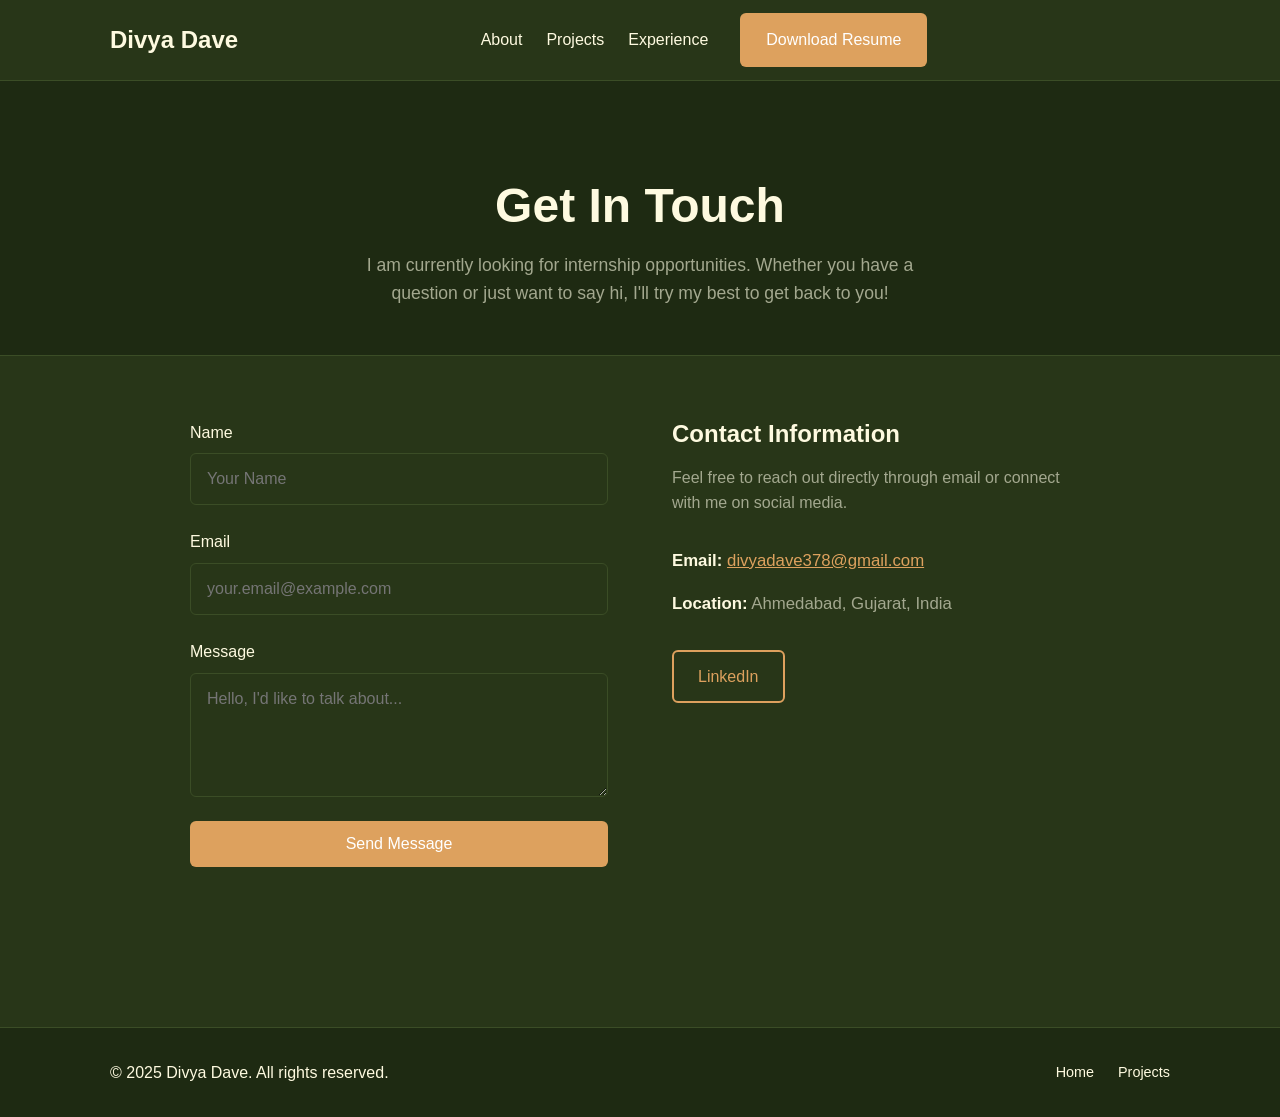
<file: contact.html>
<!DOCTYPE html>
<html lang="en" data-theme="dark">
<head>
    <meta charset="UTF-8">
    <meta name="viewport" content="width=device-width, initial-scale=1.0">
    <title>Contact Divya Dave | Computer Engineering Student</title>
    <meta name="description" content="Get in touch with Divya Dave, a Computer Engineering student in Ahmedabad, for internship opportunities.">
    
    <link rel="stylesheet" href="css/style.css?v=15">
    <style>
        .page-header {
            padding: 6rem 0 3rem;
            text-align: center;
            background-color: var(--bg-secondary);
            border-bottom: 1px solid var(--border-color);
        }
        .page-header h1 {
            font-size: 3rem;
            color: var(--text-main);
            margin-bottom: 1rem;
        }
        .page-header p {
            color: var(--text-muted);
            font-size: 1.1rem;
            max-width: 600px;
            margin: 0 auto;
        }
    </style>
</head>
<body>
    <!-- Navigation -->
    <header class="header">
        <nav class="nav container">
            <a href="index.html" class="nav-logo">Divya Dave</a>
            <div class="nav-menu" id="nav-menu">
                <ul class="nav-list">
                    <li class="nav-item"><a href="index.html#about" class="nav-link">About</a></li>
                    <li class="nav-item"><a href="index.html#projects" class="nav-link">Projects</a></li>
                    <li class="nav-item"><a href="index.html#experience" class="nav-link">Experience</a></li>
                </ul>
                <a href="resume.pdf" class="btn btn-primary nav-resume" target="_blank" rel="noopener noreferrer">Download Resume</a>
            </div>
            <div class="nav-actions">
                <button class="nav-toggle" id="nav-toggle" aria-label="Toggle menu">☰</button>
            </div>
        </nav>
    </header>

    <section class="page-header">
        <div class="container">
            <h1>Get In Touch</h1>
            <p>I am currently looking for internship opportunities. Whether you have a question or just want to say hi, I'll try my best to get back to you!</p>
        </div>
    </section>

    <main class="contact section container" style="padding-top: 4rem;">
        <div class="contact-content">
            <!-- Contact Form -->
            <form class="contact-form" id="contact-form" action="https://formspree.io/f/xyekrvwk" method="POST">
                <div class="form-group">
                    <label for="name">Name</label>
                    <input type="text" id="name" name="name" required placeholder="Your Name">
                </div>
                <div class="form-group">
                    <label for="email">Email</label>
                    <input type="email" id="email" name="email" required placeholder="your.email@example.com">
                </div>
                <div class="form-group">
                    <label for="message">Message</label>
                    <textarea id="message" name="message" rows="5" required placeholder="Hello, I'd like to talk about..."></textarea>
                </div>
                <button type="submit" class="btn btn-primary" id="submit-btn">Send Message</button>
            </form>

            <!-- Contact Info -->
            <div class="contact-info">
                <h3>Contact Information</h3>
                <p>Feel free to reach out directly through email or connect with me on social media.</p>
                <ul class="info-list">
                    <li><strong>Email:</strong> <a href="mailto:divyadave378@gmail.com">divyadave378@gmail.com</a></li>
                    <li><strong>Location:</strong> Ahmedabad, Gujarat, India</li>
                </ul>
                <div class="social-links">
                    <a href="https://www.linkedin.com/in/divya-dave-3bb9b0378" target="_blank" rel="noopener noreferrer" class="btn btn-outline">LinkedIn</a>
                </div>
            </div>
        </div>
    </main>

    <!-- Footer -->
    <footer class="footer" style="margin-top: 4rem;">
        <div class="container footer-content">
            <p>&copy; 2025 Divya Dave. All rights reserved.</p>
            <div class="footer-links">
                <a href="index.html">Home</a>
                <a href="index.html#projects">Projects</a>
            </div>
        </div>
    </footer>
    <script src="js/main.js?v=10"></script>
</body>
</html>
</file>
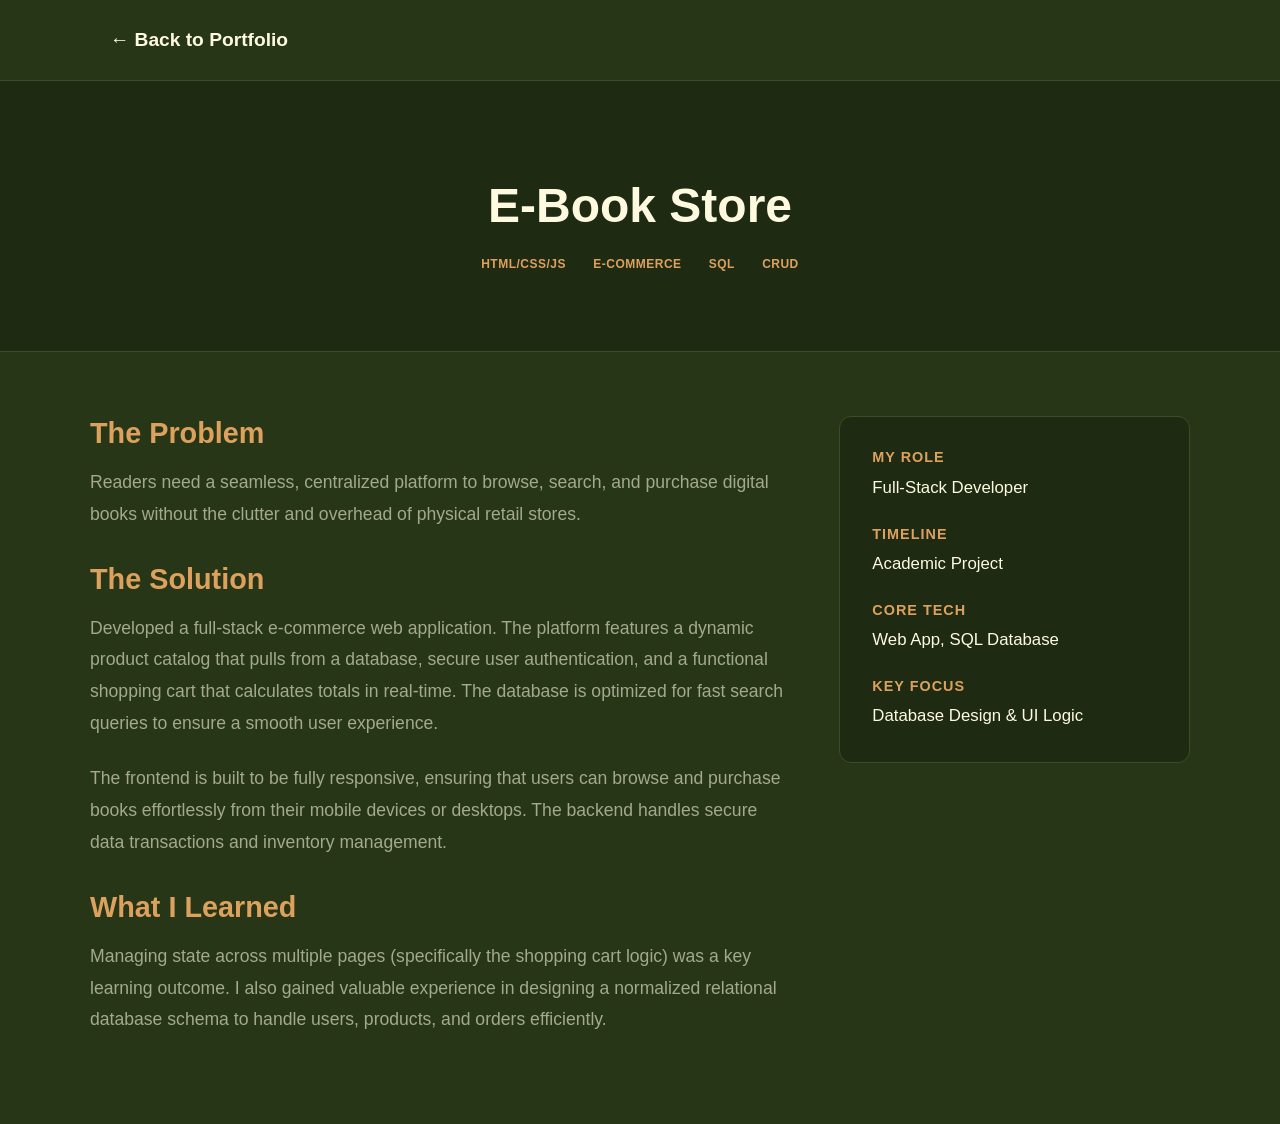
<file: projects/ebook-store.html>
<!DOCTYPE html>
<html lang="en" data-theme="light">
<head>
    <meta charset="UTF-8">
    <meta name="viewport" content="width=device-width, initial-scale=1.0">
    <title>E-Book Store Project | Divya Dave</title>
    <meta name="description" content="An online digital bookstore featuring a dynamic catalog and shopping cart created by Divya Dave.">
    <link rel="stylesheet" href="../css/style.css?v=3">
    <style>
        .project-hero { padding: 6rem 0 3rem; text-align: center; background-color: var(--bg-secondary); border-bottom: 1px solid var(--border-color); }
        .project-hero h1 { font-size: 3rem; margin-bottom: 1rem; color: var(--text-main); }
        .project-content-wrapper { display: grid; grid-template-columns: 2fr 1fr; gap: 3rem; padding: 4rem 0; max-width: 1100px; margin: 0 auto; align-items: start; }
        .project-main-text h2 { color: var(--primary-color); margin: 2rem 0 1rem; font-size: 1.8rem; }
        .project-main-text h2:first-child { margin-top: 0; }
        .project-main-text p { font-size: 1.1rem; color: var(--text-muted); margin-bottom: 1.5rem; line-height: 1.8; }
        .project-sidebar { background-color: var(--bg-secondary); padding: 2rem; border-radius: 12px; border: 1px solid var(--border-color); position: sticky; top: 100px; }
        .snapshot-item { margin-bottom: 1.5rem; }
        .snapshot-item h4 { color: var(--primary-color); font-size: 0.9rem; text-transform: uppercase; letter-spacing: 1px; margin-bottom: 0.5rem; }
        .snapshot-item p { color: var(--text-main); font-weight: 500; font-size: 1.05rem; }
        @media (max-width: 768px) { .project-content-wrapper { grid-template-columns: 1fr; } .project-sidebar { position: relative; top: 0; } }
    </style>
</head>
<body>
    <header class="header">
        <nav class="nav container">
            <a href="../index.html" class="nav-logo" style="font-size: 1.2rem;">← Back to Portfolio</a>
        </nav>
    </header>

    <section class="project-hero">
        <div class="container">
            <h1>E-Book Store</h1>
            <div class="project-tags" style="justify-content: center; margin-top: 1rem;">
                <span>HTML/CSS/JS</span><span>E-Commerce</span><span>SQL</span><span>CRUD</span>
            </div>
        </div>
    </section>

    <main class="project-content-wrapper container">
        <article class="project-main-text">
            <h2>The Problem</h2>
            <p>Readers need a seamless, centralized platform to browse, search, and purchase digital books without the clutter and overhead of physical retail stores.</p>
            <h2>The Solution</h2>
            <p>Developed a full-stack e-commerce web application. The platform features a dynamic product catalog that pulls from a database, secure user authentication, and a functional shopping cart that calculates totals in real-time. The database is optimized for fast search queries to ensure a smooth user experience.</p>
            <p>The frontend is built to be fully responsive, ensuring that users can browse and purchase books effortlessly from their mobile devices or desktops. The backend handles secure data transactions and inventory management.</p>
            <h2>What I Learned</h2>
            <p>Managing state across multiple pages (specifically the shopping cart logic) was a key learning outcome. I also gained valuable experience in designing a normalized relational database schema to handle users, products, and orders efficiently.</p>
        </article>
        <aside class="project-sidebar">
            <div class="snapshot-item"><h4>My Role</h4><p>Full-Stack Developer</p></div>
            <div class="snapshot-item"><h4>Timeline</h4><p>Academic Project</p></div>
            <div class="snapshot-item"><h4>Core Tech</h4><p>Web App, SQL Database</p></div>
            <div class="snapshot-item" style="margin-bottom: 0;"><h4>Key Focus</h4><p>Database Design &amp; UI Logic</p></div>
        </aside>
    </main>
    <!-- Detail Page Animation Script -->
    <script>
        document.addEventListener('DOMContentLoaded', () => {
            // Animate the Hero and Content
            const hero = document.querySelector('.project-hero');
            const content = document.querySelector('.project-content-wrapper');
            const sidebar = document.querySelector('.project-sidebar');

            if(hero) { hero.style.opacity = '0'; hero.style.transform = 'translateY(-20px)'; hero.style.transition = 'all 0.6s ease-out'; }
            if(content) { content.style.opacity = '0'; content.style.transform = 'translateY(30px)'; content.style.transition = 'all 0.8s ease-out 0.2s'; }

            // Trigger animation
            setTimeout(() => {
                if(hero) { hero.style.opacity = '1'; hero.style.transform = 'translateY(0)'; }
                if(content) { content.style.opacity = '1'; content.style.transform = 'translateY(0)'; }
            }, 100);

            // 3D Tilt for the Sidebar
            if (window.matchMedia("(hover: hover)").matches && sidebar) {
                sidebar.style.transition = "transform 0.3s ease";
                sidebar.addEventListener('mousemove', (e) => {
                    const rect = sidebar.getBoundingClientRect();
                    const x = e.clientX - rect.left;
                    const y = e.clientY - rect.top;
                    const rotateX = ((y - (rect.height / 2)) / (rect.height / 2)) * -5;
                    const rotateY = ((x - (rect.width / 2)) / (rect.width / 2)) * 5;
                    sidebar.style.transform = `perspective(1000px) rotateX(${rotateX}deg) rotateY(${rotateY}deg)`;
                });
                sidebar.addEventListener('mouseleave', () => {
                    sidebar.style.transform = `perspective(1000px) rotateX(0deg) rotateY(0deg)`;
                });
            }
        });
    </script>
</body>
</html>
</file>
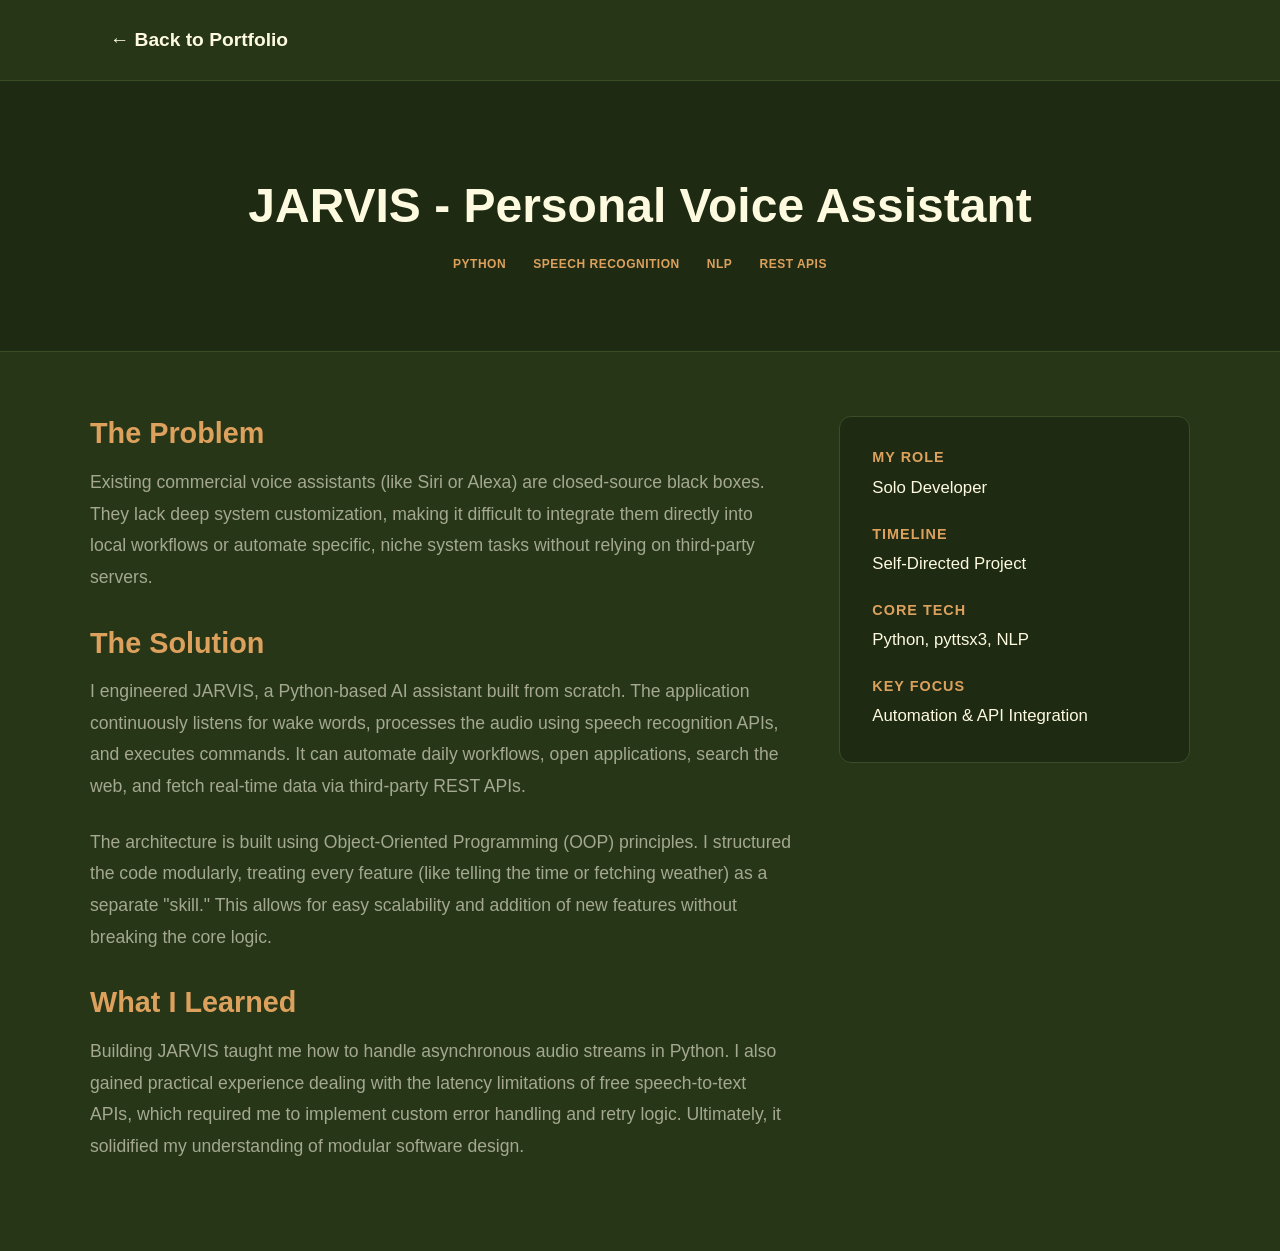
<file: projects/jarvis.html>
<!DOCTYPE html>
<html lang="en" data-theme="light">
<head>
    <meta charset="UTF-8">
    <meta name="viewport" content="width=device-width, initial-scale=1.0">
    <title>JARVIS Voice Assistant Project | Divya Dave</title>
    <meta name="description" content="Detailed overview of JARVIS, a custom-built personal voice assistant created by Divya Dave using Python and NLP.">
    <link rel="stylesheet" href="../css/style.css?v=3">
    <style>
        .project-hero { padding: 6rem 0 3rem; text-align: center; background-color: var(--bg-secondary); border-bottom: 1px solid var(--border-color); }
        .project-hero h1 { font-size: 3rem; margin-bottom: 1rem; color: var(--text-main); }
        .project-content-wrapper { display: grid; grid-template-columns: 2fr 1fr; gap: 3rem; padding: 4rem 0; max-width: 1100px; margin: 0 auto; align-items: start; }
        .project-main-text h2 { color: var(--primary-color); margin: 2rem 0 1rem; font-size: 1.8rem; }
        .project-main-text h2:first-child { margin-top: 0; }
        .project-main-text p { font-size: 1.1rem; color: var(--text-muted); margin-bottom: 1.5rem; line-height: 1.8; }
        .project-sidebar { background-color: var(--bg-secondary); padding: 2rem; border-radius: 12px; border: 1px solid var(--border-color); position: sticky; top: 100px; }
        .snapshot-item { margin-bottom: 1.5rem; }
        .snapshot-item h4 { color: var(--primary-color); font-size: 0.9rem; text-transform: uppercase; letter-spacing: 1px; margin-bottom: 0.5rem; }
        .snapshot-item p { color: var(--text-main); font-weight: 500; font-size: 1.05rem; }
        @media (max-width: 768px) { .project-content-wrapper { grid-template-columns: 1fr; } .project-sidebar { position: relative; top: 0; } }
    </style>
</head>
<body>
    <header class="header">
        <nav class="nav container">
            <a href="../index.html" class="nav-logo" style="font-size: 1.2rem;">← Back to Portfolio</a>
        </nav>
    </header>

    <section class="project-hero">
        <div class="container">
            <h1>JARVIS - Personal Voice Assistant</h1>
            <div class="project-tags" style="justify-content: center; margin-top: 1rem;">
                <span>Python</span><span>Speech Recognition</span><span>NLP</span><span>REST APIs</span>
            </div>
        </div>
    </section>

    <main class="project-content-wrapper container">
        <article class="project-main-text">
            <h2>The Problem</h2>
            <p>Existing commercial voice assistants (like Siri or Alexa) are closed-source black boxes. They lack deep system customization, making it difficult to integrate them directly into local workflows or automate specific, niche system tasks without relying on third-party servers.</p>
            <h2>The Solution</h2>
            <p>I engineered JARVIS, a Python-based AI assistant built from scratch. The application continuously listens for wake words, processes the audio using speech recognition APIs, and executes commands. It can automate daily workflows, open applications, search the web, and fetch real-time data via third-party REST APIs.</p>
            <p>The architecture is built using Object-Oriented Programming (OOP) principles. I structured the code modularly, treating every feature (like telling the time or fetching weather) as a separate "skill." This allows for easy scalability and addition of new features without breaking the core logic.</p>
            <h2>What I Learned</h2>
            <p>Building JARVIS taught me how to handle asynchronous audio streams in Python. I also gained practical experience dealing with the latency limitations of free speech-to-text APIs, which required me to implement custom error handling and retry logic. Ultimately, it solidified my understanding of modular software design.</p>
        </article>
        <aside class="project-sidebar">
            <div class="snapshot-item"><h4>My Role</h4><p>Solo Developer</p></div>
            <div class="snapshot-item"><h4>Timeline</h4><p>Self-Directed Project</p></div>
            <div class="snapshot-item"><h4>Core Tech</h4><p>Python, pyttsx3, NLP</p></div>
            <div class="snapshot-item" style="margin-bottom: 0;"><h4>Key Focus</h4><p>Automation &amp; API Integration</p></div>
        </aside>
    </main>
    <!-- Detail Page Animation Script -->
    <script>
        document.addEventListener('DOMContentLoaded', () => {
            // Animate the Hero and Content
            const hero = document.querySelector('.project-hero');
            const content = document.querySelector('.project-content-wrapper');
            const sidebar = document.querySelector('.project-sidebar');

            if(hero) { hero.style.opacity = '0'; hero.style.transform = 'translateY(-20px)'; hero.style.transition = 'all 0.6s ease-out'; }
            if(content) { content.style.opacity = '0'; content.style.transform = 'translateY(30px)'; content.style.transition = 'all 0.8s ease-out 0.2s'; }

            // Trigger animation
            setTimeout(() => {
                if(hero) { hero.style.opacity = '1'; hero.style.transform = 'translateY(0)'; }
                if(content) { content.style.opacity = '1'; content.style.transform = 'translateY(0)'; }
            }, 100);

            // 3D Tilt for the Sidebar
            if (window.matchMedia("(hover: hover)").matches && sidebar) {
                sidebar.style.transition = "transform 0.3s ease";
                sidebar.addEventListener('mousemove', (e) => {
                    const rect = sidebar.getBoundingClientRect();
                    const x = e.clientX - rect.left;
                    const y = e.clientY - rect.top;
                    const rotateX = ((y - (rect.height / 2)) / (rect.height / 2)) * -5;
                    const rotateY = ((x - (rect.width / 2)) / (rect.width / 2)) * 5;
                    sidebar.style.transform = `perspective(1000px) rotateX(${rotateX}deg) rotateY(${rotateY}deg)`;
                });
                sidebar.addEventListener('mouseleave', () => {
                    sidebar.style.transform = `perspective(1000px) rotateX(0deg) rotateY(0deg)`;
                });
            }
        });
    </script>
</body>
</html>
</file>
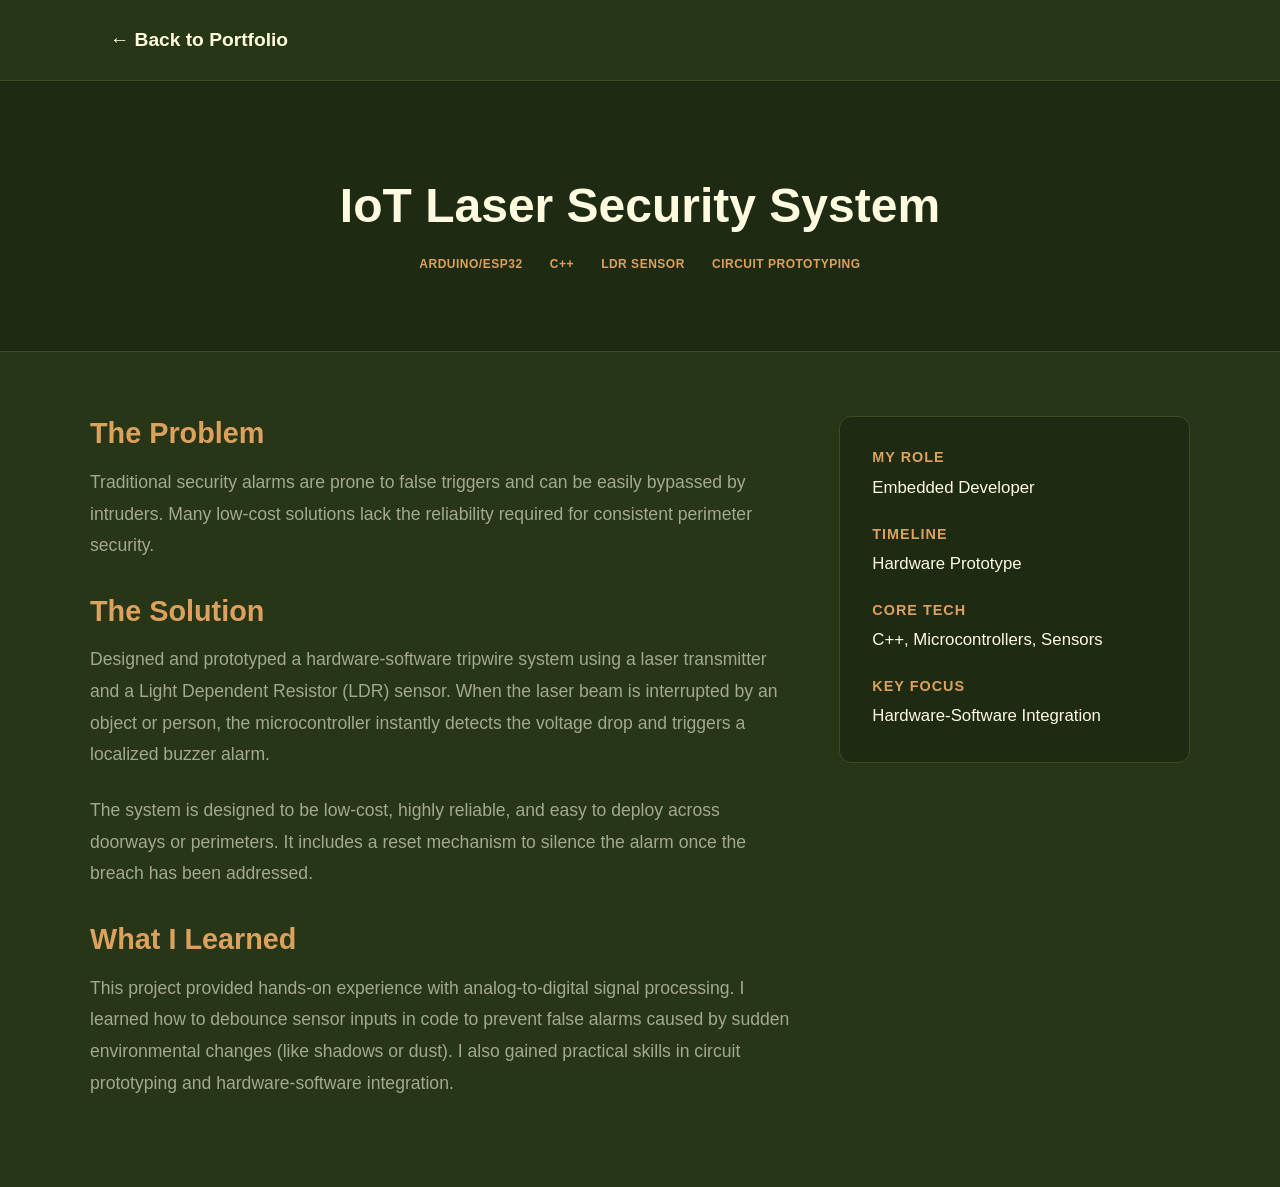
<file: projects/laser-security.html>
<!DOCTYPE html>
<html lang="en" data-theme="light">
<head>
    <meta charset="UTF-8">
    <meta name="viewport" content="width=device-width, initial-scale=1.0">
    <title>IoT Laser Security System | Divya Dave</title>
    <meta name="description" content="Hardware-software tripwire security system developed by Divya Dave using Arduino and sensors.">
    <link rel="stylesheet" href="../css/style.css?v=3">
    <style>
        .project-hero { padding: 6rem 0 3rem; text-align: center; background-color: var(--bg-secondary); border-bottom: 1px solid var(--border-color); }
        .project-hero h1 { font-size: 3rem; margin-bottom: 1rem; color: var(--text-main); }
        .project-content-wrapper { display: grid; grid-template-columns: 2fr 1fr; gap: 3rem; padding: 4rem 0; max-width: 1100px; margin: 0 auto; align-items: start; }
        .project-main-text h2 { color: var(--primary-color); margin: 2rem 0 1rem; font-size: 1.8rem; }
        .project-main-text h2:first-child { margin-top: 0; }
        .project-main-text p { font-size: 1.1rem; color: var(--text-muted); margin-bottom: 1.5rem; line-height: 1.8; }
        .project-sidebar { background-color: var(--bg-secondary); padding: 2rem; border-radius: 12px; border: 1px solid var(--border-color); position: sticky; top: 100px; }
        .snapshot-item { margin-bottom: 1.5rem; }
        .snapshot-item h4 { color: var(--primary-color); font-size: 0.9rem; text-transform: uppercase; letter-spacing: 1px; margin-bottom: 0.5rem; }
        .snapshot-item p { color: var(--text-main); font-weight: 500; font-size: 1.05rem; }
        @media (max-width: 768px) { .project-content-wrapper { grid-template-columns: 1fr; } .project-sidebar { position: relative; top: 0; } }
    </style>
</head>
<body>
    <header class="header">
        <nav class="nav container">
            <a href="../index.html" class="nav-logo" style="font-size: 1.2rem;">← Back to Portfolio</a>
        </nav>
    </header>

    <section class="project-hero">
        <div class="container">
            <h1>IoT Laser Security System</h1>
            <div class="project-tags" style="justify-content: center; margin-top: 1rem;">
                <span>Arduino/ESP32</span><span>C++</span><span>LDR Sensor</span><span>Circuit Prototyping</span>
            </div>
        </div>
    </section>

    <main class="project-content-wrapper container">
        <article class="project-main-text">
            <h2>The Problem</h2>
            <p>Traditional security alarms are prone to false triggers and can be easily bypassed by intruders. Many low-cost solutions lack the reliability required for consistent perimeter security.</p>
            <h2>The Solution</h2>
            <p>Designed and prototyped a hardware-software tripwire system using a laser transmitter and a Light Dependent Resistor (LDR) sensor. When the laser beam is interrupted by an object or person, the microcontroller instantly detects the voltage drop and triggers a localized buzzer alarm.</p>
            <p>The system is designed to be low-cost, highly reliable, and easy to deploy across doorways or perimeters. It includes a reset mechanism to silence the alarm once the breach has been addressed.</p>
            <h2>What I Learned</h2>
            <p>This project provided hands-on experience with analog-to-digital signal processing. I learned how to debounce sensor inputs in code to prevent false alarms caused by sudden environmental changes (like shadows or dust). I also gained practical skills in circuit prototyping and hardware-software integration.</p>
        </article>
        <aside class="project-sidebar">
            <div class="snapshot-item"><h4>My Role</h4><p>Embedded Developer</p></div>
            <div class="snapshot-item"><h4>Timeline</h4><p>Hardware Prototype</p></div>
            <div class="snapshot-item"><h4>Core Tech</h4><p>C++, Microcontrollers, Sensors</p></div>
            <div class="snapshot-item" style="margin-bottom: 0;"><h4>Key Focus</h4><p>Hardware-Software Integration</p></div>
        </aside>
    </main>
    <!-- Detail Page Animation Script -->
    <script>
        document.addEventListener('DOMContentLoaded', () => {
            // Animate the Hero and Content
            const hero = document.querySelector('.project-hero');
            const content = document.querySelector('.project-content-wrapper');
            const sidebar = document.querySelector('.project-sidebar');

            if(hero) { hero.style.opacity = '0'; hero.style.transform = 'translateY(-20px)'; hero.style.transition = 'all 0.6s ease-out'; }
            if(content) { content.style.opacity = '0'; content.style.transform = 'translateY(30px)'; content.style.transition = 'all 0.8s ease-out 0.2s'; }

            // Trigger animation
            setTimeout(() => {
                if(hero) { hero.style.opacity = '1'; hero.style.transform = 'translateY(0)'; }
                if(content) { content.style.opacity = '1'; content.style.transform = 'translateY(0)'; }
            }, 100);

            // 3D Tilt for the Sidebar
            if (window.matchMedia("(hover: hover)").matches && sidebar) {
                sidebar.style.transition = "transform 0.3s ease";
                sidebar.addEventListener('mousemove', (e) => {
                    const rect = sidebar.getBoundingClientRect();
                    const x = e.clientX - rect.left;
                    const y = e.clientY - rect.top;
                    const rotateX = ((y - (rect.height / 2)) / (rect.height / 2)) * -5;
                    const rotateY = ((x - (rect.width / 2)) / (rect.width / 2)) * 5;
                    sidebar.style.transform = `perspective(1000px) rotateX(${rotateX}deg) rotateY(${rotateY}deg)`;
                });
                sidebar.addEventListener('mouseleave', () => {
                    sidebar.style.transform = `perspective(1000px) rotateX(0deg) rotateY(0deg)`;
                });
            }
        });
    </script>
</body>
</html>
</file>
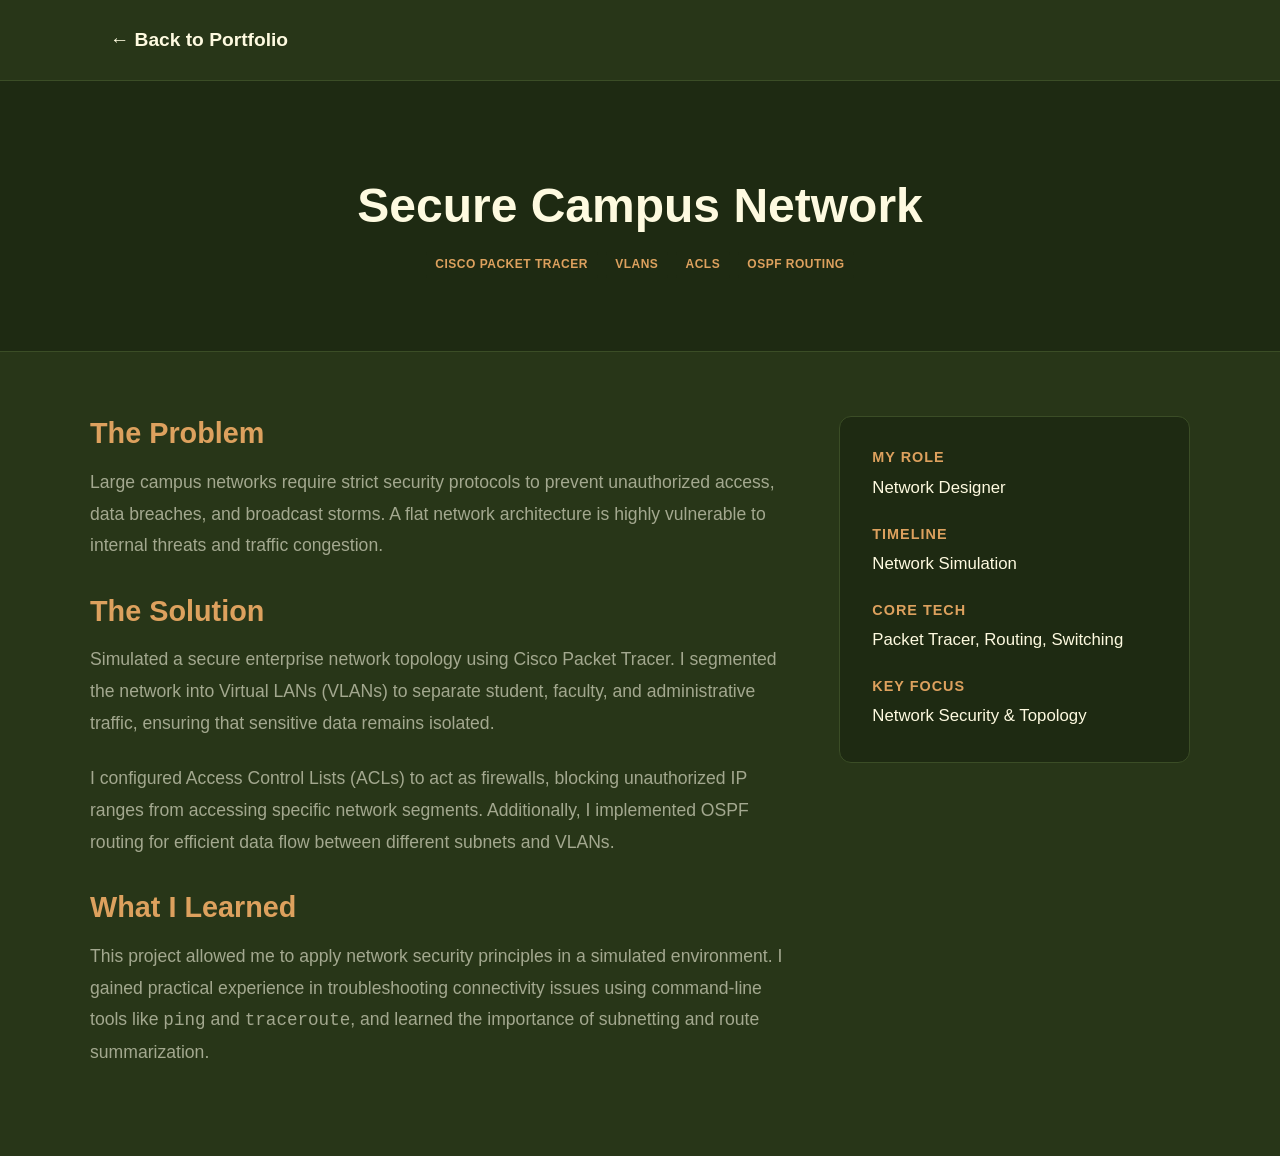
<file: projects/secure-campus.html>
<!DOCTYPE html>
<html lang="en" data-theme="light">
<head>
    <meta charset="UTF-8">
    <meta name="viewport" content="width=device-width, initial-scale=1.0">
    <title>Secure Campus Network Project | Divya Dave</title>
    <meta name="description" content="A simulated secure enterprise network topology featuring VLANs and ACLs designed by Divya Dave.">
    <link rel="stylesheet" href="../css/style.css?v=3">
    <style>
        .project-hero { padding: 6rem 0 3rem; text-align: center; background-color: var(--bg-secondary); border-bottom: 1px solid var(--border-color); }
        .project-hero h1 { font-size: 3rem; margin-bottom: 1rem; color: var(--text-main); }
        .project-content-wrapper { display: grid; grid-template-columns: 2fr 1fr; gap: 3rem; padding: 4rem 0; max-width: 1100px; margin: 0 auto; align-items: start; }
        .project-main-text h2 { color: var(--primary-color); margin: 2rem 0 1rem; font-size: 1.8rem; }
        .project-main-text h2:first-child { margin-top: 0; }
        .project-main-text p { font-size: 1.1rem; color: var(--text-muted); margin-bottom: 1.5rem; line-height: 1.8; }
        .project-sidebar { background-color: var(--bg-secondary); padding: 2rem; border-radius: 12px; border: 1px solid var(--border-color); position: sticky; top: 100px; }
        .snapshot-item { margin-bottom: 1.5rem; }
        .snapshot-item h4 { color: var(--primary-color); font-size: 0.9rem; text-transform: uppercase; letter-spacing: 1px; margin-bottom: 0.5rem; }
        .snapshot-item p { color: var(--text-main); font-weight: 500; font-size: 1.05rem; }
        @media (max-width: 768px) { .project-content-wrapper { grid-template-columns: 1fr; } .project-sidebar { position: relative; top: 0; } }
    </style>
</head>
<body>
    <header class="header">
        <nav class="nav container">
            <a href="../index.html" class="nav-logo" style="font-size: 1.2rem;">← Back to Portfolio</a>
        </nav>
    </header>

    <section class="project-hero">
        <div class="container">
            <h1>Secure Campus Network</h1>
            <div class="project-tags" style="justify-content: center; margin-top: 1rem;">
                <span>Cisco Packet Tracer</span><span>VLANs</span><span>ACLs</span><span>OSPF Routing</span>
            </div>
        </div>
    </section>

    <main class="project-content-wrapper container">
        <article class="project-main-text">
            <h2>The Problem</h2>
            <p>Large campus networks require strict security protocols to prevent unauthorized access, data breaches, and broadcast storms. A flat network architecture is highly vulnerable to internal threats and traffic congestion.</p>
            <h2>The Solution</h2>
            <p>Simulated a secure enterprise network topology using Cisco Packet Tracer. I segmented the network into Virtual LANs (VLANs) to separate student, faculty, and administrative traffic, ensuring that sensitive data remains isolated.</p>
            <p>I configured Access Control Lists (ACLs) to act as firewalls, blocking unauthorized IP ranges from accessing specific network segments. Additionally, I implemented OSPF routing for efficient data flow between different subnets and VLANs.</p>
            <h2>What I Learned</h2>
            <p>This project allowed me to apply network security principles in a simulated environment. I gained practical experience in troubleshooting connectivity issues using command-line tools like <code>ping</code> and <code>traceroute</code>, and learned the importance of subnetting and route summarization.</p>
        </article>
        <aside class="project-sidebar">
            <div class="snapshot-item"><h4>My Role</h4><p>Network Designer</p></div>
            <div class="snapshot-item"><h4>Timeline</h4><p>Network Simulation</p></div>
            <div class="snapshot-item"><h4>Core Tech</h4><p>Packet Tracer, Routing, Switching</p></div>
            <div class="snapshot-item" style="margin-bottom: 0;"><h4>Key Focus</h4><p>Network Security &amp; Topology</p></div>
        </aside>
    </main>
    <!-- Detail Page Animation Script -->
    <script>
        document.addEventListener('DOMContentLoaded', () => {
            // Animate the Hero and Content
            const hero = document.querySelector('.project-hero');
            const content = document.querySelector('.project-content-wrapper');
            const sidebar = document.querySelector('.project-sidebar');

            if(hero) { hero.style.opacity = '0'; hero.style.transform = 'translateY(-20px)'; hero.style.transition = 'all 0.6s ease-out'; }
            if(content) { content.style.opacity = '0'; content.style.transform = 'translateY(30px)'; content.style.transition = 'all 0.8s ease-out 0.2s'; }

            // Trigger animation
            setTimeout(() => {
                if(hero) { hero.style.opacity = '1'; hero.style.transform = 'translateY(0)'; }
                if(content) { content.style.opacity = '1'; content.style.transform = 'translateY(0)'; }
            }, 100);

            // 3D Tilt for the Sidebar
            if (window.matchMedia("(hover: hover)").matches && sidebar) {
                sidebar.style.transition = "transform 0.3s ease";
                sidebar.addEventListener('mousemove', (e) => {
                    const rect = sidebar.getBoundingClientRect();
                    const x = e.clientX - rect.left;
                    const y = e.clientY - rect.top;
                    const rotateX = ((y - (rect.height / 2)) / (rect.height / 2)) * -5;
                    const rotateY = ((x - (rect.width / 2)) / (rect.width / 2)) * 5;
                    sidebar.style.transform = `perspective(1000px) rotateX(${rotateX}deg) rotateY(${rotateY}deg)`;
                });
                sidebar.addEventListener('mouseleave', () => {
                    sidebar.style.transform = `perspective(1000px) rotateX(0deg) rotateY(0deg)`;
                });
            }
        });
    </script>
</body>
</html>
</file>
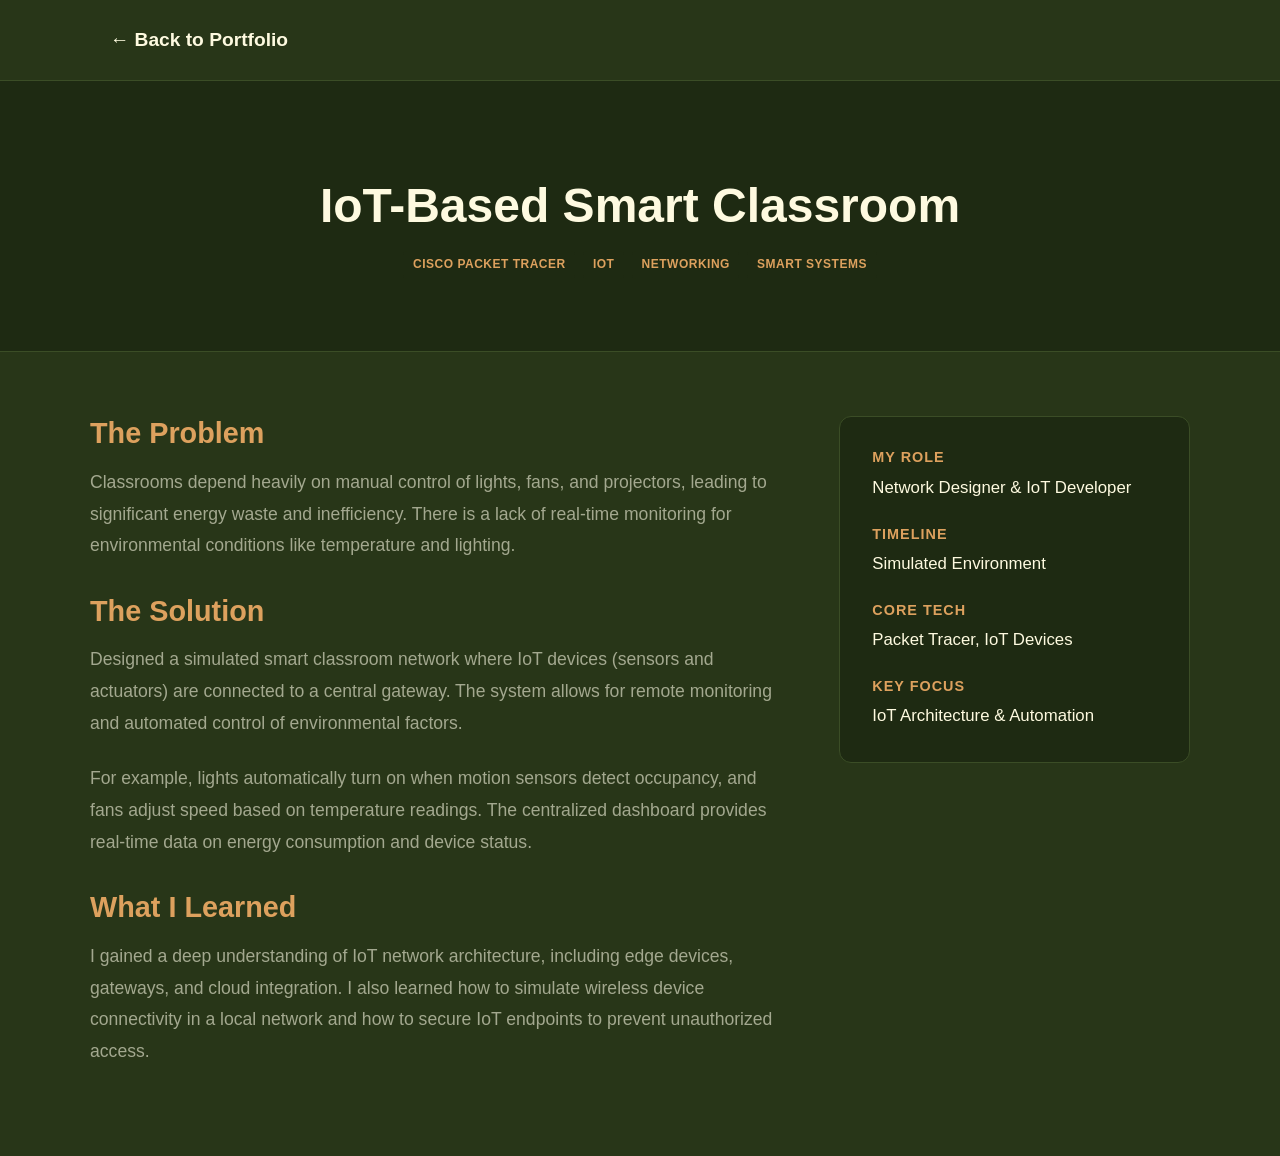
<file: projects/smart-classroom.html>
<!DOCTYPE html>
<html lang="en" data-theme="light">
<head>
    <meta charset="UTF-8">
    <meta name="viewport" content="width=device-width, initial-scale=1.0">
    <title>IoT Smart Classroom Project | Divya Dave</title>
    <meta name="description" content="A simulated smart classroom network with automated IoT devices designed by Divya Dave.">
    <link rel="stylesheet" href="../css/style.css?v=3">
    <style>
        .project-hero { padding: 6rem 0 3rem; text-align: center; background-color: var(--bg-secondary); border-bottom: 1px solid var(--border-color); }
        .project-hero h1 { font-size: 3rem; margin-bottom: 1rem; color: var(--text-main); }
        .project-content-wrapper { display: grid; grid-template-columns: 2fr 1fr; gap: 3rem; padding: 4rem 0; max-width: 1100px; margin: 0 auto; align-items: start; }
        .project-main-text h2 { color: var(--primary-color); margin: 2rem 0 1rem; font-size: 1.8rem; }
        .project-main-text h2:first-child { margin-top: 0; }
        .project-main-text p { font-size: 1.1rem; color: var(--text-muted); margin-bottom: 1.5rem; line-height: 1.8; }
        .project-sidebar { background-color: var(--bg-secondary); padding: 2rem; border-radius: 12px; border: 1px solid var(--border-color); position: sticky; top: 100px; }
        .snapshot-item { margin-bottom: 1.5rem; }
        .snapshot-item h4 { color: var(--primary-color); font-size: 0.9rem; text-transform: uppercase; letter-spacing: 1px; margin-bottom: 0.5rem; }
        .snapshot-item p { color: var(--text-main); font-weight: 500; font-size: 1.05rem; }
        @media (max-width: 768px) { .project-content-wrapper { grid-template-columns: 1fr; } .project-sidebar { position: relative; top: 0; } }
    </style>
</head>
<body>
    <header class="header">
        <nav class="nav container">
            <a href="../index.html" class="nav-logo" style="font-size: 1.2rem;">← Back to Portfolio</a>
        </nav>
    </header>

    <section class="project-hero">
        <div class="container">
            <h1>IoT-Based Smart Classroom</h1>
            <div class="project-tags" style="justify-content: center; margin-top: 1rem;">
                <span>Cisco Packet Tracer</span><span>IoT</span><span>Networking</span><span>Smart Systems</span>
            </div>
        </div>
    </section>

    <main class="project-content-wrapper container">
        <article class="project-main-text">
            <h2>The Problem</h2>
            <p>Classrooms depend heavily on manual control of lights, fans, and projectors, leading to significant energy waste and inefficiency. There is a lack of real-time monitoring for environmental conditions like temperature and lighting.</p>
            <h2>The Solution</h2>
            <p>Designed a simulated smart classroom network where IoT devices (sensors and actuators) are connected to a central gateway. The system allows for remote monitoring and automated control of environmental factors.</p>
            <p>For example, lights automatically turn on when motion sensors detect occupancy, and fans adjust speed based on temperature readings. The centralized dashboard provides real-time data on energy consumption and device status.</p>
            <h2>What I Learned</h2>
            <p>I gained a deep understanding of IoT network architecture, including edge devices, gateways, and cloud integration. I also learned how to simulate wireless device connectivity in a local network and how to secure IoT endpoints to prevent unauthorized access.</p>
        </article>
        <aside class="project-sidebar">
            <div class="snapshot-item"><h4>My Role</h4><p>Network Designer &amp; IoT Developer</p></div>
            <div class="snapshot-item"><h4>Timeline</h4><p>Simulated Environment</p></div>
            <div class="snapshot-item"><h4>Core Tech</h4><p>Packet Tracer, IoT Devices</p></div>
            <div class="snapshot-item" style="margin-bottom: 0;"><h4>Key Focus</h4><p>IoT Architecture &amp; Automation</p></div>
        </aside>
    </main>
    <!-- Detail Page Animation Script -->
    <script>
        document.addEventListener('DOMContentLoaded', () => {
            // Animate the Hero and Content
            const hero = document.querySelector('.project-hero');
            const content = document.querySelector('.project-content-wrapper');
            const sidebar = document.querySelector('.project-sidebar');

            if(hero) { hero.style.opacity = '0'; hero.style.transform = 'translateY(-20px)'; hero.style.transition = 'all 0.6s ease-out'; }
            if(content) { content.style.opacity = '0'; content.style.transform = 'translateY(30px)'; content.style.transition = 'all 0.8s ease-out 0.2s'; }

            // Trigger animation
            setTimeout(() => {
                if(hero) { hero.style.opacity = '1'; hero.style.transform = 'translateY(0)'; }
                if(content) { content.style.opacity = '1'; content.style.transform = 'translateY(0)'; }
            }, 100);

            // 3D Tilt for the Sidebar
            if (window.matchMedia("(hover: hover)").matches && sidebar) {
                sidebar.style.transition = "transform 0.3s ease";
                sidebar.addEventListener('mousemove', (e) => {
                    const rect = sidebar.getBoundingClientRect();
                    const x = e.clientX - rect.left;
                    const y = e.clientY - rect.top;
                    const rotateX = ((y - (rect.height / 2)) / (rect.height / 2)) * -5;
                    const rotateY = ((x - (rect.width / 2)) / (rect.width / 2)) * 5;
                    sidebar.style.transform = `perspective(1000px) rotateX(${rotateX}deg) rotateY(${rotateY}deg)`;
                });
                sidebar.addEventListener('mouseleave', () => {
                    sidebar.style.transform = `perspective(1000px) rotateX(0deg) rotateY(0deg)`;
                });
            }
        });
    </script>
</body>
</html>
</file>
<file: css/style.css>
/* ==========================================================================
   CSS Variables (Light & Dark Mode Colors)
   ========================================================================== */
:root {
    /* Forcing the Deep Green Theme */
    --primary-color: #dda15e; /* Sunlit Clay (pops on dark green) */
    --primary-hover: #bc6c25; /* Copperwood */
    --text-main: #fefae0;     /* Cornsilk (Light text) */
    --text-muted: #a3a88f;    /* Muted olive-grey for secondary text */
    --bg-main: #283618;       /* Black Forest (Deep Green background) */
    --bg-secondary: #1e2a12;  /* Darker green for section backgrounds */
    --border-color: #3b4d26;  /* Forest green border */
    
    /* Typography */
    --font-heading: 'Poppins', sans-serif;
    --font-body: 'Inter', sans-serif;
    
    /* Spacing & Layout */
    --container-width: 1100px;
    --transition: all 0.3s ease;
}

/* ==========================================================================
   Reset & Base Styles
   ========================================================================== */
* {
    margin: 0;
    padding: 0;
    box-sizing: border-box;
}

/* ==========================================================================
   Fix for Sticky Header covering section titles
   ========================================================================== */
html {
    scroll-padding-top: 80px; /* Matches the exact height of your header */
}

section[id] {
    scroll-margin-top: 0px; /* Removes the extra gap */
}

body {
    font-family: var(--font-body);
    color: var(--text-main);
    background-color: var(--bg-main);
    line-height: 1.6;
    transition: background-color var(--transition), color var(--transition);
}

h1, h2, h3, h4 {
    font-family: var(--font-heading);
    line-height: 1.2;
}

a {
    text-decoration: none;
    color: var(--primary-color);
    transition: color var(--transition);
}

ul {
    list-style: none;
}

img {
    max-width: 100%;
    height: auto;
    border-radius: 50%; /* Makes profile photo circular */
    object-fit: cover;
}

/* Accessibility: Visible Focus States */
a:focus-visible, button:focus-visible {
    outline: 3px solid var(--primary-color);
    outline-offset: 3px;
}

/* Skip Link */
.skip-link {
    position: absolute;
    top: -50px;
    left: 0;
    background: var(--primary-color);
    color: white;
    padding: 10px;
    z-index: 1000;
    transition: top 0.2s;
}
.skip-link:focus {
    top: 0;
}

/* ==========================================================================
   Utility Classes
   ========================================================================== */
.container {
    max-width: var(--container-width);
    margin: 0 auto;
    padding: 0 20px;
}

.highlight {
    color: var(--primary-color);
}

/* Buttons */
.btn {
    display: inline-block;
    padding: 12px 24px;
    border-radius: 6px;
    font-weight: 500;
    cursor: pointer;
    transition: var(--transition);
    border: 2px solid transparent;
    font-size: 1rem;
}

.btn-primary {
    background-color: var(--primary-color);
    color: white;
}

.btn-primary:hover {
    background-color: var(--primary-hover);
    color: white;
}

.btn-secondary {
    background-color: var(--text-main);
    color: var(--bg-main);
}

.btn-secondary:hover {
    opacity: 0.9;
}

.btn-outline {
    border-color: var(--primary-color);
    color: var(--primary-color);
}

.btn-outline:hover {
    background-color: var(--primary-color);
    color: white;
}

/* ==========================================================================
   Header & Navigation
   ========================================================================== */
.header {
    position: sticky;
    top: 0;
    width: 100%;
    background-color: var(--bg-main);
    border-bottom: 1px solid var(--border-color);
    z-index: 9999; /* THIS FIXES THE CLICKING ISSUE */
    transition: background-color var(--transition);
}

.nav {
    display: flex;
    justify-content: space-between;
    align-items: center;
    height: 80px;
}

.nav-logo {
    font-family: var(--font-heading);
    font-size: 1.5rem;
    font-weight: 700;
    color: var(--text-main);
}

.nav-menu {
    display: flex;
    align-items: center;
    gap: 2rem;
}

.nav-list {
    display: flex;
    gap: 1.5rem;
}

.nav-link {
    color: var(--text-main);
    font-weight: 500;
}

.nav-link:hover {
    color: var(--primary-color);
}

.nav-actions {
    display: flex;
    align-items: center;
    gap: 1rem;
}

.theme-toggle, .nav-toggle {
    background: none;
    border: none;
    font-size: 1.5rem;
    cursor: pointer;
    color: var(--text-main);
}

.nav-toggle {
    display: none; /* Hidden on desktop */
}

/* ==========================================================================
   Hero Section
   ========================================================================== */
.hero {
    display: grid;
    grid-template-columns: 1fr 1fr;
    align-items: center;
    gap: 4rem;
    min-height: calc(100vh - 80px);
    padding: 2rem 20px;
}

.hero-title {
    font-size: clamp(2.5rem, 5vw, 4rem);
    margin-bottom: 1rem;
}

.hero-subtitle {
    font-size: 1.5rem;
    color: var(--text-muted);
    margin-bottom: 1.5rem;
    font-weight: 500;
}

.hero-description {
    font-size: 1.1rem;
    margin-bottom: 2rem;
    color: var(--text-muted);
    max-width: 600px;
}

.hero-cta {
    display: flex;
    flex-wrap: wrap;
    gap: 1rem;
    margin-bottom: 2rem;
}

.hero-socials {
    display: flex;
    gap: 1.5rem;
}

.hero-socials a {
    color: var(--text-main);
    font-weight: 600;
}

.hero-socials a:hover {
    color: var(--primary-color);
}

.hero-image {
    display: flex;
    justify-content: center;
    align-items: center;
}

.hero-image img {
    width: 100%;
    max-width: 350px;
    aspect-ratio: 1/1;
    box-shadow: 0 10px 30px rgba(0,0,0,0.1);
    border: 4px solid var(--border-color);
}

/* ==========================================================================
   Responsive Design (Mobile & Tablet)
   ========================================================================== */
@media (max-width: 992px) {
    .hero {
        grid-template-columns: 1fr;
        text-align: center;
        padding-top: 4rem;
    }
    
    .hero-description {
        margin: 0 auto 2rem auto;
    }
    
    .hero-cta, .hero-socials {
        justify-content: center;
    }
    
    .hero-image {
        grid-row: 1; /* Move image above text on mobile */
    }
}

@media (max-width: 768px) {
    .nav-toggle {
        display: block;
    }

    .nav-menu {
        position: absolute;
        top: 80px;
        left: 0;
        width: 100%;
        background-color: var(--bg-main);
        flex-direction: column;
        padding: 2rem;
        border-bottom: 1px solid var(--border-color);
        clip-path: polygon(0 0, 100% 0, 100% 0, 0 0); /* Hidden by default */
        transition: clip-path 0.3s ease-in-out;
    }

    .nav-menu.active {
        clip-path: polygon(0 0, 100% 0, 100% 100%, 0 100%);
    }

    .nav-list {
        flex-direction: column;
        align-items: center;
        gap: 1.5rem;
        margin-bottom: 1.5rem;
    }
    
    .nav-resume {
        width: 100%;
        text-align: center;
    }
}

/* Respect Reduced Motion */
@media (prefers-reduced-motion: reduce) {
    html {
        scroll-behavior: auto;
    }
    * {
        animation: none !important;
        transition: none !important;
    }
}
/* ==========================================================================
   Global Section Styles
   ========================================================================== */
.section {
    padding: 6rem 0;
}

.bg-secondary {
    background-color: var(--bg-secondary);
}

.section-title {
    font-size: 2.5rem;
    text-align: center;
    margin-bottom: 3rem;
    color: var(--text-main);
    position: relative;
}

/* Subtle underline for section titles */
.section-title::after {
    content: '';
    display: block;
    width: 60px;
    height: 4px;
    background-color: var(--primary-color);
    margin: 1rem auto 0;
    border-radius: 2px;
}

.section-subtitle {
    text-align: center;
    color: var(--text-muted);
    margin-top: -2rem;
    margin-bottom: 3rem;
    font-size: 1.1rem;
}

/* ==========================================================================
   About Section
   ========================================================================== */
.about-content {
    max-width: 800px;
    margin: 0 auto;
}

.about-text p {
    font-size: 1.1rem;
    color: var(--text-muted);
    margin-bottom: 1.5rem;
    text-align: left; /* Changed from justify to left for better readability */
}

.about-facts {
    margin-top: 2rem;
    padding: 1.5rem;
    background-color: var(--bg-secondary);
    border-radius: 8px;
    border-left: 4px solid var(--primary-color);
}

.about-facts li {
    margin-bottom: 0.5rem;
    font-size: 1.05rem;
}

.about-facts strong {
    color: var(--text-main);
}

/* ==========================================================================
   Skills Section
   ========================================================================== */
.skills-grid {
    display: grid;
    grid-template-columns: repeat(auto-fit, minmax(300px, 1fr));
    gap: 2rem;
}

.skill-card {
    background-color: var(--bg-main);
    padding: 2rem;
    border-radius: 12px;
    box-shadow: 0 4px 6px rgba(0, 0, 0, 0.05);
    border: 1px solid var(--border-color);
    transition: transform var(--transition), box-shadow var(--transition);
}

.skill-card:hover {
    transform: translateY(-5px);
    box-shadow: 0 10px 15px rgba(0, 0, 0, 0.1);
}

.skill-card h3 {
    font-size: 1.25rem;
    margin-bottom: 1.5rem;
    color: var(--primary-color);
    border-bottom: 1px solid var(--border-color);
    padding-bottom: 0.5rem;
}

.skill-tags {
    display: flex;
    flex-wrap: wrap;
    gap: 0.5rem;
}

.skill-tags span {
    background-color: var(--bg-secondary);
    color: var(--text-main);
    padding: 0.4rem 0.8rem;
    border-radius: 20px;
    font-size: 0.85rem;
    font-weight: 500;
    border: 1px solid var(--border-color);
    transition: var(--transition);
}

.skill-tags span:hover {
    background-color: var(--primary-color);
    color: white;
    border-color: var(--primary-color);
}
/* ==========================================================================
   Projects Section
   ========================================================================== */
.projects-grid {
    display: grid;
    grid-template-columns: repeat(auto-fill, minmax(320px, 1fr));
    gap: 2.5rem;
    margin-top: 2rem;
}

.project-card {
    background-color: var(--bg-main);
    border-radius: 12px;
    overflow: hidden;
    box-shadow: 0 4px 6px rgba(0, 0, 0, 0.05);
    border: 1px solid var(--border-color);
    transition: transform var(--transition), box-shadow var(--transition);
    display: flex;
    flex-direction: column;
}

.project-card:hover {
    transform: translateY(-8px);
    box-shadow: 0 12px 20px rgba(0, 0, 0, 0.1);
}

.project-image {
    width: 100%;
    height: 220px;
    overflow: hidden;
    background-color: var(--bg-secondary);
    border-bottom: 1px solid var(--border-color);
}

.project-image img {
    width: 100%;
    height: 100%;
    object-fit: cover;
    border-radius: 0; /* Override global circular img style */
    transition: transform 0.4s ease;
}

.project-card:hover .project-image img {
    transform: scale(1.05);
}

.project-info {
    padding: 1.5rem;
    display: flex;
    flex-direction: column;
    flex-grow: 1;
}

.project-title {
    font-size: 1.3rem;
    margin-bottom: 0.75rem;
    color: var(--text-main);
}

.project-description {
    color: var(--text-muted);
    font-size: 0.95rem;
    margin-bottom: 1.5rem;
    flex-grow: 1; /* Pushes tags/links to bottom */
}

.project-tags {
    display: flex;
    flex-wrap: wrap;
    gap: 0.5rem;
    margin-bottom: 1.5rem;
}

.project-tags span {
    background-color: var(--bg-secondary);
    color: var(--primary-color);
    padding: 0.3rem 0.6rem;
    border-radius: 4px;
    font-size: 0.75rem;
    font-weight: 600;
    text-transform: uppercase;
    letter-spacing: 0.5px;
}

.project-links {
    display: flex;
    gap: 1rem;
}

.btn-small {
    padding: 8px 16px;
    font-size: 0.85rem;
    flex: 1; /* Makes buttons equal width */
    text-align: center;
}
/* ==========================================================================
   Timeline (Education & Experience)
   ========================================================================== */
.timeline {
    position: relative;
    max-width: 800px;
    margin: 0 auto;
    padding: 1rem 0;
}

/* The vertical line */
.timeline::before {
    content: '';
    position: absolute;
    top: 0;
    left: 20px;
    height: 100%;
    width: 2px;
    background-color: var(--border-color);
}

.timeline-item {
    position: relative;
    padding-left: 50px;
    margin-bottom: 3rem;
}

.timeline-item:last-child {
    margin-bottom: 0;
}

/* The dot on the line */
.timeline-dot {
    position: absolute;
    left: 13px; /* Centers the 16px dot on the 2px line */
    top: 5px;
    width: 16px;
    height: 16px;
    background-color: var(--primary-color);
    border: 3px solid var(--bg-secondary);
    border-radius: 50%;
    box-shadow: 0 0 0 4px var(--bg-main);
    z-index: 1;
}

/* Fix dot background for non-secondary sections */
.experience .timeline-dot {
    border-color: var(--bg-main);
    box-shadow: 0 0 0 4px var(--bg-main);
}

.timeline-content {
    background-color: var(--bg-main);
    padding: 1.5rem;
    border-radius: 8px;
    border: 1px solid var(--border-color);
    box-shadow: 0 2px 4px rgba(0,0,0,0.05);
    transition: var(--transition);
}

.timeline-content:hover {
    box-shadow: 0 5px 15px rgba(0,0,0,0.1);
    transform: translateY(-2px);
}

.timeline-content h3 {
    font-size: 1.3rem;
    color: var(--text-main);
    margin-bottom: 0.2rem;
}

.timeline-content h4 {
    font-size: 1.05rem;
    color: var(--primary-color);
    margin-bottom: 0.5rem;
}

.timeline-date {
    font-size: 0.85rem;
    color: var(--text-muted);
    font-weight: 600;
    margin-bottom: 1rem;
    text-transform: uppercase;
    letter-spacing: 0.5px;
}

/* ==========================================================================
   Certifications Grid
   ========================================================================== */
.cert-grid {
    display: grid;
    grid-template-columns: repeat(auto-fill, minmax(250px, 1fr));
    gap: 1.5rem;
    margin-top: 2rem;
}

.cert-card {
    background-color: var(--bg-main);
    padding: 1.5rem;
    border-radius: 8px;
    border: 1px solid var(--border-color);
    border-left: 4px solid var(--primary-color);
    transition: var(--transition);
}

.cert-card:hover {
    transform: translateY(-5px);
    box-shadow: 0 5px 15px rgba(0,0,0,0.08);
}

/* Different color for extracurriculars/achievements */
.cert-card.achievement {
    border-left-color: #10b981; /* Green accent */
}

.cert-card h3 {
    font-size: 1.1rem;
    margin-bottom: 0.5rem;
    color: var(--text-main);
}

.cert-issuer {
    font-size: 0.9rem;
    color: var(--text-muted);
    font-weight: 500;
}

/* ==========================================================================
   Responsive Timeline
   ========================================================================== */
@media (max-width: 768px) {
    .timeline::before {
        left: 15px;
    }
    
    .timeline-dot {
        left: 8px;
    }
    
    .timeline-item {
        padding-left: 40px;
    }
}
/* ==========================================================================
   Contact Section
   ========================================================================== */
.contact-content {
    display: grid;
    grid-template-columns: 1fr 1fr;
    gap: 4rem;
    max-width: 900px;
    margin: 0 auto;
}

.contact-form {
    display: flex;
    flex-direction: column;
    gap: 1.5rem;
}

.form-group {
    display: flex;
    flex-direction: column;
    gap: 0.5rem;
}

.form-group label {
    font-weight: 500;
    color: var(--text-main);
}

.form-group input,
.form-group textarea {
    padding: 1rem;
    border: 1px solid var(--border-color);
    border-radius: 6px;
    background-color: var(--bg-main);
    color: var(--text-main);
    font-family: var(--font-body);
    font-size: 1rem;
    transition: border-color var(--transition);
}

.form-group input:focus,
.form-group textarea:focus {
    outline: none;
    border-color: var(--primary-color);
    box-shadow: 0 0 0 3px rgba(37, 99, 235, 0.1); /* Highlight ring */
}

.contact-info h3 {
    font-size: 1.5rem;
    margin-bottom: 1rem;
    color: var(--text-main);
}

.contact-info p {
    color: var(--text-muted);
    margin-bottom: 2rem;
}

.info-list {
    margin-bottom: 2rem;
}

.info-list li {
    margin-bottom: 1rem;
    font-size: 1.05rem;
    color: var(--text-muted);
}

.info-list strong {
    color: var(--text-main);
}

.info-list a {
    color: var(--primary-color);
    text-decoration: underline;
}

.social-links {
    display: flex;
    gap: 1rem;
}

/* ==========================================================================
   Footer
   ========================================================================== */
.footer {
    background-color: var(--bg-secondary);
    border-top: 1px solid var(--border-color);
    padding: 2rem 0;
    margin-top: auto; /* Keeps footer at bottom if page is short */
}

.footer-content {
    display: flex;
    justify-content: space-between;
    align-items: center;
}

.footer-info p {
    color: var(--text-muted);
    font-size: 0.9rem;
}

.footer-role {
    font-size: 0.8rem !important;
    opacity: 0.8;
}

.footer-links {
    display: flex;
    gap: 1.5rem;
}

.footer-links a {
    color: var(--text-main);
    font-size: 0.9rem;
    font-weight: 500;
}

.footer-links a:hover {
    color: var(--primary-color);
}

/* Responsive Contact & Footer */
@media (max-width: 768px) {
    .contact-content {
        grid-template-columns: 1fr;
        gap: 2rem;
    }

    .footer-content {
        flex-direction: column;
        text-align: center;
        gap: 1rem;
    }
}
/* ==========================================================================
   Small Theme Toggle Button
   ========================================================================== */
.theme-toggle {
    background-color: var(--bg-secondary);
    border: 1px solid var(--border-color);
    border-radius: 50%; /* Makes it a perfect circle */
    width: 40px;
    height: 40px;
    display: flex;
    justify-content: center;
    align-items: center;
    cursor: pointer;
    font-size: 1.1rem;
    transition: var(--transition);
    padding: 0;
}

.theme-toggle:hover {
    background-color: var(--border-color);
    transform: scale(1.05);
}

.theme-toggle:focus-visible {
    outline: 2px solid var(--primary-color);
    outline-offset: 2px;
}
.timeline-list {
    list-style-type: disc;
    margin: 10px 0 1rem 20px;
    color: var(--text-muted);
}
/* ==========================================================================
   Mobile Fixes for About Section
   ========================================================================== */
@media (max-width: 768px) {
    .about-content {
        padding: 0 15px; /* Adds padding so text doesn't touch the screen edges */
    }
    
    .about-text p {
        text-align: left; /* Keeps text aligned to the left on small screens */
        font-size: 1rem; /* Slightly smaller font for better mobile reading */
    }

    .about-facts {
        padding: 1.2rem;
        margin-top: 1.5rem;
    }

    .about-facts li {
        font-size: 0.95rem;
    }
}
/* Required for GSAP 3D Hover Effects */
.project-card, .skill-card, .cert-card {
    transform-style: preserve-3d;
    will-change: transform; /* Optimizes performance */
}
/* ==========================================================================
   Professional Scroll Reveal Animations
   ========================================================================== */
.section, .project-card, .skill-card, .cert-card {
    opacity: 0;
    transform: translateY(40px);
    transition: opacity 0.8s ease-out, transform 0.8s ease-out;
}

/* This class is added by JavaScript when the element is scrolled into view */
.section.active, .project-card.active, .skill-card.active, .cert-card.active {
    opacity: 1;
    transform: translateY(0);
}

/* To make sure the Hero section is visible immediately */
.hero {
    opacity: 1;
    transform: translateY(0);
}
/* ==========================================================================
   Safe Scroll Reveal Animations
   ========================================================================== */
.section, .project-card, .skill-card, .cert-card {
    opacity: 0;
    transform: translateY(30px);
    transition: opacity 0.6s ease-out, transform 0.6s ease-out;
}

.section.active, .project-card.active, .skill-card.active, .cert-card.active {
    opacity: 1;
    transform: translateY(0);
}

/* Ensure Hero is always visible immediately */
.hero {
    opacity: 1 !important;
    transform: translateY(0) !important;
}
/* ==========================================================================
   Smooth Hover Lift for Cards
   ========================================================================== */
.project-card, .skill-card, .cert-card {
    transition: transform 0.3s ease, box-shadow 0.3s ease;
}

.project-card:hover, .skill-card:hover, .cert-card:hover {
    transform: translateY(-8px); /* Lifts the card up by 8 pixels */
    box-shadow: 0 12px 24px rgba(0, 0, 0, 0.15); /* Adds a nice deep shadow */
}

/* Dark mode shadow adjustment */
[data-theme="dark"] .project-card:hover, 
[data-theme="dark"] .skill-card:hover, 
[data-theme="dark"] .cert-card:hover {
    box-shadow: 0 12px 24px rgba(0, 0, 0, 0.4);
}
/* ==========================================================================
   Animations and 3D Effects
   ========================================================================== */
.section, .project-card, .skill-card, .cert-card {
    opacity: 0;
    transform: translateY(40px);
    transition: opacity 0.8s ease-out, transform 0.8s ease-out;
}

.section.active, .project-card.active, .skill-card.active, .cert-card.active {
    opacity: 1;
    transform: translateY(0);
}

/* Keep Hero visible immediately */
.hero {
    opacity: 1 !important;
    transform: translateY(0) !important;
}

/* 3D Card settings */
.project-card, .skill-card, .cert-card {
    position: relative;
    overflow: hidden;
    transform-style: preserve-3d;
    transition: transform 0.5s cubic-bezier(0.25, 1, 0.5, 1), box-shadow 0.5s ease;
}

.card-shine {
    position: absolute;
    top: 0;
    left: 0;
    width: 100%;
    height: 100%;
    pointer-events: none; 
    z-index: 10;
    transition: background 0.1s;
}
/* ==========================================================================
   Hero Section Layout Fix
   ========================================================================== */
.hero {
    min-height: calc(100vh - 80px); /* Fits perfectly in the screen minus the header */
    padding-top: 1rem; 
    padding-bottom: 3rem;
    align-items: center; /* Centers the image vertically with the text */
}

.hero-title {
    font-size: clamp(2.5rem, 5vw, 3.5rem); /* Slightly smaller so it takes less space */
    margin-bottom: 0.5rem;
    line-height: 1.1;
}

.hero-subtitle {
    font-size: 1.2rem; /* Slightly smaller */
    margin-bottom: 1rem;
}

.hero-description {
    font-size: 1rem; /* Tighter text */
    margin-bottom: 1.5rem; /* Reduced bottom margin */
}

.hero-cta {
    margin-bottom: 1.5rem; /* Brings the social links up */
}

.hero-image img {
    margin-top: 0;
    /* Ensures the image is perfectly round and centered */
    aspect-ratio: 1/1; 
    object-fit: cover;
}
/* --- IDEA 1: 3D FLOATING PROFILE PHOTO --- */
@keyframes float {
    0% { transform: translateY(0px); }
    50% { transform: translateY(-15px); }
    100% { transform: translateY(0px); }
}

.floating-photo-container {
    animation: float 6s ease-in-out infinite;
    perspective: 1000px;
    display: inline-block;
}

.floating-photo-container img {
    transition: transform 0.3s ease;
    box-shadow: 0 20px 40px rgba(0,0,0,0.4);
}

.floating-photo-container:hover img {
    transform: scale(1.05) rotateY(10deg) rotateX(5deg);
    box-shadow: 0 30px 50px rgba(0,0,0,0.6);
}
/* --- IDEA 3: 3D ABOUT STATS CARDS --- */
.about-stats-grid {
    display: grid;
    grid-template-columns: repeat(auto-fit, minmax(200px, 1fr));
    gap: 1.5rem;
    margin-top: 2rem;
}

.stat-card {
    background: var(--bg-main);
    border: 1px solid var(--border-color);
    border-radius: 12px;
    padding: 1.5rem;
    text-align: center;
    transition: transform 0.3s ease, box-shadow 0.3s ease;
    box-shadow: 0 4px 6px rgba(0,0,0,0.1);
}

.stat-card:hover {
    transform: translateY(-5px) scale(1.02);
    box-shadow: 0 15px 25px rgba(0,0,0,0.3);
    border-color: var(--primary-color);
}

.stat-icon {
    font-size: 2rem;
    margin-bottom: 0.5rem;
}

.stat-card h4 {
    color: var(--primary-color);
    margin-bottom: 0.5rem;
    font-size: 1.1rem;
}

.stat-card p {
    color: var(--text-main);
    font-weight: 500;
    font-size: 0.95rem;
}
/* --- IDEA 2: GLASSMORPHISM CERTIFICATIONS --- */
.cert-card {
    background: rgba(255, 255, 255, 0.03); /* Very transparent */
    backdrop-filter: blur(10px); /* The frosted glass effect */
    -webkit-backdrop-filter: blur(10px);
    border: 1px solid rgba(255, 255, 255, 0.1);
    box-shadow: 0 8px 32px 0 rgba(0, 0, 0, 0.3);
    transition: transform 0.3s ease, box-shadow 0.3s ease, background 0.3s ease;
}

.cert-card:hover {
    background: rgba(255, 255, 255, 0.08);
    transform: translateY(-8px);
    box-shadow: 0 15px 40px 0 rgba(0, 0, 0, 0.5);
}
/* --- IDEA 4: PARTICLE BACKGROUND --- */
#particles-js {
    position: fixed;
    width: 100%;
    height: 100%;
    top: 0;
    left: 0;
    z-index: -1; /* Keeps it behind all your content */
    pointer-events: none; /* Allows you to click buttons normally */
}

/* Ensure sections have a background so text stays readable, 
   but the particles peek through the gaps */
body {
    background-color: transparent !important;
}
html {
    background-color: var(--bg-main);
}
/* ==========================================================================
   "Let's Connect" CTA Section
   ========================================================================== */
.connect-section {
    padding: 5rem 0; /* Lots of space above and below */
    background-color: var(--bg-main); /* Forces a solid background so nothing bleeds through */
    border-top: 1px solid var(--border-color); /* Adds a clean line to separate it */
}

.connect-banner {
    background: linear-gradient(135deg, rgba(40, 54, 24, 0.8) 0%, rgba(30, 42, 18, 0.9) 100%);
    border: 1px solid var(--border-color);
    border-radius: 16px;
    padding: 2.5rem 2rem; /* Reduced padding inside the box */
    text-align: center;
    position: relative;
    overflow: hidden;
    box-shadow: 0 20px 40px rgba(0, 0, 0, 0.3);
}

.connect-banner::before {
    content: '';
    position: absolute;
    top: -50%;
    left: -50%;
    width: 200%;
    height: 200%;
    background: radial-gradient(circle, rgba(221, 161, 94, 0.1) 0%, transparent 60%);
    pointer-events: none;
}

.connect-banner h2 {
    font-size: 2rem; /* Slightly smaller text */
    color: var(--text-main);
    margin-bottom: 0.5rem; 
}

.connect-banner p {
    font-size: 1rem;
    color: var(--text-muted);
    margin-bottom: 1.5rem; /* Tighter margin */
    max-width: 600px;
    margin-left: auto;
    margin-right: auto;
}

.connect-links {
    display: flex;
    justify-content: center;
    gap: 1rem;
    flex-wrap: wrap;
    position: relative;
    z-index: 1;
}

.connect-links .btn {
    padding: 10px 24px; /* Slightly smaller buttons */
    font-size: 1rem;
    font-weight: 600;
    transition: transform 0.3s ease, box-shadow 0.3s ease;
}

.connect-links .btn:hover {
    transform: translateY(-3px);
    box-shadow: 0 10px 20px rgba(0, 0, 0, 0.3);
}

@media (max-width: 768px) {
    .connect-banner {
        padding: 2rem 1.5rem;
    }
    .connect-banner h2 {
        font-size: 1.6rem;
    }
    .connect-links {
        flex-direction: column;
        gap: 0.8rem;
    }
}
/* Fix the gap above Get In Touch */
.contact.section {
    padding-top: 2rem; /* Reduces the huge space between sections */
}
/* ==========================================================================
   Mobile Fixes for Contact Page
   ========================================================================== */
@media (max-width: 768px) {
    /* Ensure the main container has breathing room on the sides */
    .contact .container {
        padding-left: 20px;
        padding-right: 20px;
    }

    /* Make sure the grid stacks properly */
    .contact-content {
        display: flex;
        flex-direction: column;
        gap: 3rem; /* Space between form and contact info */
        margin-top: 1rem;
    }

    /* Fix form inputs so they don't overflow */
    .contact-form {
        width: 100%;
    }

    .form-group input,
    .form-group textarea {
        width: 100%;
        box-sizing: border-box; /* Ensures padding doesn't break the width */
    }

    /* Center the contact info text */
    .contact-info {
        text-align: left;
        width: 100%;
    }

    .contact-info h3 {
        font-size: 1.3rem;
        margin-bottom: 1rem;
    }

    .info-list {
        margin-bottom: 1.5rem;
    }

    .social-links {
        display: flex;
        flex-direction: column;
        gap: 1rem;
    }
    
    .social-links .btn {
        width: 100%;
        text-align: center;
    }
}
</file>
